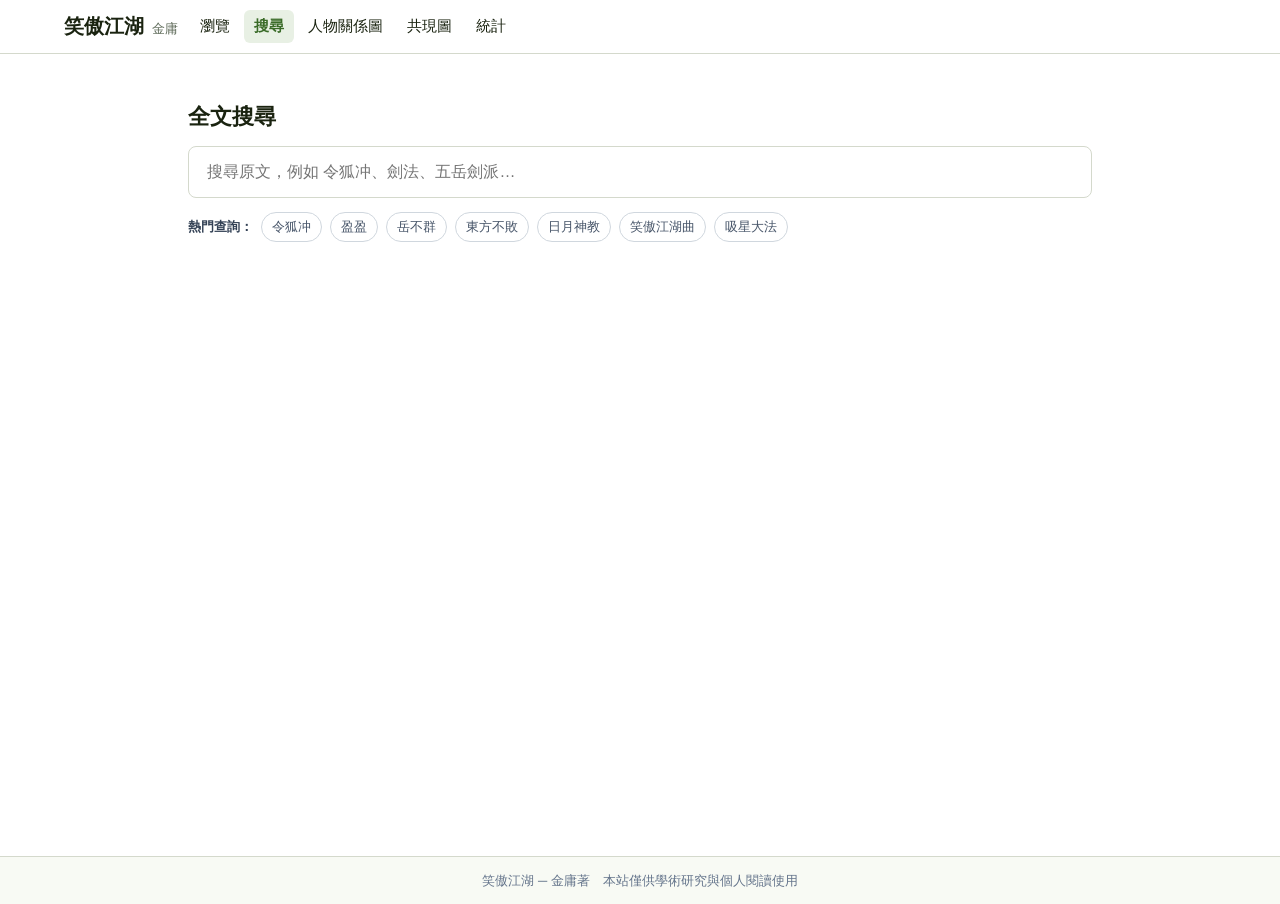
<file: 笑傲江湖-demo/index.html>
<!doctype html>
<html lang="zh-Hant">
<head>
  <meta charset="utf-8">
  <meta name="viewport" content="width=device-width, initial-scale=1">
  <title>笑傲江湖 — 金庸</title>
  <meta name="description" content="笑傲江湖全文閱讀、人物實體標注、人物關係圖與統計分析平台。">
  <link rel="stylesheet" href="assets/index.css">
</head>
<body>
<header>
  <button id="toggleReaderLeft" class="reader-toggle" title="展開/收合章節" aria-label="展開/收合章節"></button>
  <h1>笑傲江湖<span class="author">金庸</span></h1>
  <nav>
    <button data-view="reader">瀏覽</button>
    <button data-view="search" class="active">搜尋</button>
    <button data-view="network">人物關係圖</button>
    <button data-view="coGraph">共現圖</button>
    <button data-view="stats">統計</button>
  </nav>
  <button id="mobileMenuToggle" class="mobile-menu-toggle" type="button" aria-label="展開選單" aria-expanded="false">
    <svg xmlns="http://www.w3.org/2000/svg" fill="none" viewBox="0 0 24 24" stroke="currentColor" stroke-width="1.8" stroke-linecap="round"><path d="M4 7h16M4 12h16M4 17h16"/></svg>
  </button>
  <button id="toggleReaderRight" class="reader-toggle" title="展開/收合人物資訊" aria-label="展開/收合人物資訊"></button>
</header>

<main>
  <!-- 瀏覽 -->
  <section id="reader" class="view layout reader-left-collapsed reader-right-collapsed">
    <aside class="side">
      <div class="panel-head"><h3 id="readerLeftTitle">章節</h3></div>
      <div id="chapterList"></div>
    </aside>
    <article class="content" id="readerArticle">
      <div id="readerContent"></div>
    </article>
    <aside class="info">
      <div class="panel-head"><h3 id="readerRightTitle">人物資訊</h3></div>
      <div id="entityInfo" class="entity-info-default">
        <h3>點選標記</h3>
        <p class="meta">點擊原文中的人名標記，可查看出現頻率與段落。</p>
      </div>
    </aside>
  </section>

  <!-- 搜尋 -->
  <section id="search" class="view active">
    <article class="content">
      <div class="search-intro"><h2>全文搜尋</h2></div>
      <div class="search-row">
        <div class="search-input-wrap">
          <input id="fulltextQuery" type="search" placeholder="搜尋原文，例如 令狐冲、劍法、五岳劍派…" autocomplete="off" spellcheck="false">
          <button type="button" id="clearSearch" class="search-clear" title="清除" aria-label="清除">
            <svg xmlns="http://www.w3.org/2000/svg" fill="none" viewBox="0 0 24 24" stroke="currentColor" stroke-width="1.8" stroke-linecap="round"><path d="M6 6l12 12M18 6L6 18"/></svg>
          </button>
        </div>
      </div>
      <div class="search-examples">
        <span class="search-examples-label">熱門查詢：</span>
        <button type="button" class="search-example">令狐冲</button>
        <button type="button" class="search-example">盈盈</button>
        <button type="button" class="search-example">岳不群</button>
        <button type="button" class="search-example">東方不敗</button>
        <button type="button" class="search-example">日月神教</button>
        <button type="button" class="search-example">笑傲江湖曲</button>
        <button type="button" class="search-example">吸星大法</button>
      </div>
      <div id="searchResults"></div>
    </article>
  </section>

  <!-- 人物關係圖 -->
  <section id="network" class="view">
    <iframe class="graph-frame" id="networkFrame" src="" title="笑傲江湖人物關係圖"></iframe>
  </section>

  <!-- 實體共現圖 -->
  <section id="coGraph" class="view">
    <iframe class="graph-frame" id="coGraphFrame" src="" title="笑傲江湖實體共現圖"></iframe>
  </section>

  <!-- 統計 -->
  <section id="stats" class="view">
    <article class="content">
      <div class="cards" id="statCards"></div>
      <div class="chart-section">
        <h3>各章字數</h3>
        <div class="chart-panel" id="chapterBarChart"></div>
      </div>
      <div class="chart-section">
        <h3>人物出現次數</h3>
        <div class="chart-panel" id="personBarChart"></div>
      </div>
    </article>
  </section>
</main>

<footer class="site-footer">笑傲江湖 ─ 金庸著　本站僅供學術研究與個人閱讀使用</footer>

<script>
const state = { dataPromises: {} };
const $ = sel => document.querySelector(sel);
const esc = s => String(s ?? '').replace(/[&<>"']/g, c => ({'&':'&amp;','<':'&lt;','>':'&gt;','"':'&quot;',"'":'&#39;'}[c]));

// ── Data loading ──
async function loadJson(path) {
  if (window.DEMO_JSON && window.DEMO_JSON[path]) return window.DEMO_JSON[path];
  if (state.dataPromises[path]) return state.dataPromises[path];
  state.dataPromises[path] = fetch(path)
    .then(r => { if (!r.ok) throw new Error(`HTTP ${r.status}`); return r.json(); })
    .catch(() => loadJsonScript(path));
  return state.dataPromises[path];
}
function loadJsonScript(path) {
  return new Promise((resolve, reject) => {
    const s = document.createElement('script');
    s.src = `${path}.js`;
    s.onload = () => window.DEMO_JSON?.[path] ? resolve(window.DEMO_JSON[path]) : reject(new Error('key missing'));
    s.onerror = () => reject(new Error(`Cannot load ${path}`));
    document.head.appendChild(s);
  });
}

// ── SVG icons ──
const ICONS = {
  leftExpand:   '<svg xmlns="http://www.w3.org/2000/svg" width="24" height="24" viewBox="0 0 24 24" fill="none" stroke="currentColor" stroke-width="1.2" stroke-linecap="round" stroke-linejoin="round"><path stroke="none" d="M0 0h24v24H0z" fill="none"/><path d="M4 6a2 2 0 0 1 2-2h12a2 2 0 0 1 2 2v12a2 2 0 0 1-2 2H6a2 2 0 0 1-2-2z"/><path d="M9 4v16"/><path d="M14 10l2 2-2 2"/></svg>',
  leftCollapse: '<svg xmlns="http://www.w3.org/2000/svg" width="24" height="24" viewBox="0 0 24 24" fill="none" stroke="currentColor" stroke-width="1.2" stroke-linecap="round" stroke-linejoin="round"><path stroke="none" d="M0 0h24v24H0z" fill="none"/><path d="M4 6a2 2 0 0 1 2-2h12a2 2 0 0 1 2 2v12a2 2 0 0 1-2 2H6a2 2 0 0 1-2-2z"/><path d="M9 4v16"/><path d="M15 10l-2 2 2 2"/></svg>',
  rightExpand:  '<svg xmlns="http://www.w3.org/2000/svg" width="24" height="24" viewBox="0 0 24 24" fill="none" stroke="currentColor" stroke-width="1.2" stroke-linecap="round" stroke-linejoin="round"><path stroke="none" d="M0 0h24v24H0z" fill="none"/><path d="M4 6a2 2 0 0 1 2-2h12a2 2 0 0 1 2 2v12a2 2 0 0 1-2 2H6a2 2 0 0 1-2-2z"/><path d="M15 4v16"/><path d="M10 10l-2 2 2 2"/></svg>',
  rightCollapse:'<svg xmlns="http://www.w3.org/2000/svg" width="24" height="24" viewBox="0 0 24 24" fill="none" stroke="currentColor" stroke-width="1.2" stroke-linecap="round" stroke-linejoin="round"><path stroke="none" d="M0 0h24v24H0z" fill="none"/><path d="M4 6a2 2 0 0 1 2-2h12a2 2 0 0 1 2 2v12a2 2 0 0 1-2 2H6a2 2 0 0 1-2-2z"/><path d="M15 4v16"/><path d="M9 10l2 2-2 2"/></svg>',
};

// ── Navigation ──
function initNav() {
  document.querySelectorAll('header nav button').forEach(btn => {
    btn.addEventListener('click', () => { switchView(btn.dataset.view); closeMenu(); });
  });
  $('#mobileMenuToggle').addEventListener('click', () => {
    const open = $('header').classList.toggle('nav-open');
    $('#mobileMenuToggle').setAttribute('aria-expanded', String(open));
  });
  $('#toggleReaderLeft').addEventListener('click', () => {
    $('#reader').classList.toggle('reader-left-collapsed');
    updateToggleIcons();
  });
  $('#toggleReaderRight').addEventListener('click', () => {
    $('#reader').classList.toggle('reader-right-collapsed');
    updateToggleIcons();
  });
  updateToggleIcons();
}
function closeMenu() { $('header').classList.remove('nav-open'); }
function updateToggleIcons() {
  const leftCollapsed = $('#reader').classList.contains('reader-left-collapsed');
  const rightCollapsed = $('#reader').classList.contains('reader-right-collapsed');
  $('#toggleReaderLeft').innerHTML  = leftCollapsed  ? ICONS.leftExpand   : ICONS.leftCollapse;
  $('#toggleReaderRight').innerHTML = rightCollapsed ? ICONS.rightExpand  : ICONS.rightCollapse;
}

async function switchView(viewId) {
  if (viewId === 'reader')  await ensureReader();
  if (viewId === 'stats')   await ensureStats();
  if (viewId === 'search')  await ensureSearch();
  if (viewId === 'network') loadNetworkFrame();
  if (viewId === 'coGraph') loadCoGraphFrame();
  document.querySelectorAll('header nav button').forEach(b => b.classList.toggle('active', b.dataset.view === viewId));
  document.querySelectorAll('.view').forEach(v => v.classList.toggle('active', v.id === viewId));
  document.body.classList.toggle('reader-view', viewId === 'reader');
  document.body.classList.toggle('graph-view',  viewId === 'network' || viewId === 'coGraph');
  if (viewId === 'stats') animateStatNumbers();
}

function loadCoGraphFrame() {
  const frame = $('#coGraphFrame');
  if (!frame.src || frame.src === window.location.href) {
    frame.src = 'cooccurrence_graph.html';
  }
}

function loadNetworkFrame() {
  const frame = $('#networkFrame');
  if (!frame.src || frame.src === window.location.href) {
    frame.src = 'person_social_graph.html';
  }
}

// ── Reader ──
async function ensureReader() {
  if (state.readerReady) return;
  $('#readerContent').innerHTML = '<p class="meta">資料載入中…</p>';
  [state.ebook, state.entityIndex] = await Promise.all([
    loadJson('data/ebook.json'),
    loadJson('data/basic_entity_index.json'),
  ]);
  state.readerReady = true;
  renderChapterList();
  renderChapter(1);
}

function renderChapterList() {
  const chapters = state.ebook.chapters.filter(c => c.n > 0);
  $('#chapterList').innerHTML = chapters.map(c =>
    `<div class="chapter-link" data-n="${c.n}" role="button" tabindex="0">
      <span class="chapter-no">第${c.n}章</span>
      <span class="chapter-title">${esc(c.title.replace(/^第[零一二三四五六七八九十百]+章[\s\u3000]*/, ''))}</span>
    </div>`
  ).join('');
  $('#chapterList').querySelectorAll('.chapter-link').forEach(el => {
    el.addEventListener('click', () => renderChapter(Number(el.dataset.n)));
    el.addEventListener('keydown', e => { if (e.key === 'Enter' || e.key === ' ') renderChapter(Number(el.dataset.n)); });
  });
}

// ── Entity markup ──
const ENTITY_CLASS = { PERSON: 'entity-person', PLACE: 'entity-place' };

function renderMarkedParagraph(para) {
  const entities = para.entities || [];
  if (!entities.length) return `<p data-id="${esc(para.id)}">${esc(para.text)}</p>`;
  const text = para.text;
  let html = '';
  let cursor = 0;
  for (const e of entities) {
    if (e.start > cursor) html += esc(text.slice(cursor, e.start));
    const cls = ENTITY_CLASS[e.type] || 'entity-other';
    html += `<span class="entity ${cls}" data-key="${esc(e.key)}" title="${esc(e.label)}">${esc(text.slice(e.start, e.end))}</span>`;
    cursor = e.end;
  }
  if (cursor < text.length) html += esc(text.slice(cursor));
  return `<p data-id="${esc(para.id)}">${html}</p>`;
}

function renderChapter(n, direction = null) {
  const chapters = state.ebook.chapters;
  const ch = chapters.find(c => c.n === n);
  if (!ch) return;
  state.currentChapter = n;

  $('#chapterList').querySelectorAll('.chapter-link').forEach(el =>
    el.classList.toggle('active', Number(el.dataset.n) === n));

  const content = $('#readerContent');
  content.classList.remove('chapter-slide-from-right', 'chapter-slide-from-left');
  if (direction === 'next') void content.offsetWidth, content.classList.add('chapter-slide-from-right');
  if (direction === 'prev') void content.offsetWidth, content.classList.add('chapter-slide-from-left');

  const maxN = Math.max(...chapters.map(c => c.n));
  const prevCh = chapters.find(c => c.n === n - 1);
  const nextCh = chapters.find(c => c.n === n + 1);
  const paragraphs = ch.paragraphs.map(renderMarkedParagraph).join('');

  content.innerHTML = `
    <h2>${esc(ch.title)}</h2>
    ${paragraphs}
    <hr class="chapter-end">
    <div class="chapter-nav">
      <button ${!prevCh ? 'disabled' : ''} onclick="renderChapter(${n-1},'prev')">← ${prevCh ? esc(prevCh.title) : '已是第一章'}</button>
      <span class="progress">${n} / ${maxN}</span>
      <button ${!nextCh ? 'disabled' : ''} onclick="renderChapter(${n+1},'next')">${nextCh ? esc(nextCh.title) : '已是最後一章'} →</button>
    </div>`;

  // Entity click handler
  content.querySelectorAll('.entity').forEach(el => {
    el.addEventListener('click', () => showEntityInfo(el.dataset.key));
  });

  $('#readerArticle').scrollTop = 0;
  window.scrollTo(0, 0);
}

// ── Entity info panel ──
function showEntityInfo(key) {
  const ei = state.entityIndex?.entities?.[key];
  if (!ei) return;
  // Auto-open right panel
  $('#reader').classList.remove('reader-right-collapsed');
  updateToggleIcons();

  const paraList = (ei.paragraphs || []).slice(0, 15).map(p =>
    `<li><a href="#" onclick="event.preventDefault();renderChapter(${p.chapter_number})">第 ${p.chapter_number} 章・第 ${p.paragraph_number} 段</a>
       <span class="paragraph-preview">${esc((p.text || '').slice(0, 40))}…</span></li>`
  ).join('');

  const factionLabel = {
    huashan:'華山派', shengjiao:'日月神教', songshan:'嵩山派',
    hengshan_m:'衡山派', hengshan_f:'恆山派', taishan:'泰山派',
    shaolin:'少林／武當', fujian:'福建', taogu:'桃谷六仙', other:'江湖散人'
  };

  $('#entityInfo').innerHTML = `
    <h3>${esc(ei.label)}</h3>
    <p class="meta">
      ${ei.faction ? `${factionLabel[ei.faction] || ei.faction}・` : ''}
      出現 <strong>${ei.frequency.toLocaleString()}</strong> 次，共 <strong>${ei.paragraph_count}</strong> 段
    </p>
    <h4>出現段落（前 15 段）</h4>
    <ul class="entity-paragraphs">${paraList}</ul>`;
}

// Keyboard navigation
document.addEventListener('keydown', e => {
  if (!$('#reader')?.classList.contains('active') || !state.currentChapter) return;
  if (e.key === 'ArrowLeft'  && state.currentChapter > 1) renderChapter(state.currentChapter - 1, 'prev');
  if (e.key === 'ArrowRight') renderChapter(state.currentChapter + 1, 'next');
});

// ── Search ──
const PAGE_SIZE = 30;
async function ensureSearch() {
  if (state.searchReady) return;
  state.search = await loadJson('data/search_index.json');
  state.searchReady = true;
  initSearch();
}
function initSearch() {
  if (state.searchInitDone) return;
  state.searchInitDone = true;
  const input = $('#fulltextQuery'), clearBtn = $('#clearSearch');
  input.addEventListener('input', () => {
    clearBtn.classList.toggle('is-visible', input.value.length > 0);
    debounceSearch(input.value.trim());
  });
  clearBtn.addEventListener('click', () => { input.value = ''; clearBtn.classList.remove('is-visible'); $('#searchResults').innerHTML = ''; });
  document.querySelectorAll('.search-example').forEach(btn =>
    btn.addEventListener('click', () => { input.value = btn.textContent; clearBtn.classList.add('is-visible'); doSearch(btn.textContent); }));
}
let searchTimer = null;
function debounceSearch(q) {
  clearTimeout(searchTimer);
  if (!q) { $('#searchResults').innerHTML = ''; return; }
  searchTimer = setTimeout(() => doSearch(q), 260);
}
function doSearch(q) {
  if (!state.searchReady) { ensureSearch().then(() => doSearch(q)); return; }
  const query = q.trim();
  if (!query) { $('#searchResults').innerHTML = ''; return; }
  const docs = state.search.documents.filter(d => d.text.includes(query));
  if (!docs.length) { $('#searchResults').innerHTML = `<p class="meta">找不到「${esc(query)}」的相關段落。</p>`; return; }
  state.searchQuery = query; state.searchDocs = docs; state.searchPage = 0;
  renderSearchPage();
}
function renderSearchPage() {
  const { searchDocs: docs, searchQuery: query, searchPage: page } = state;
  const total = docs.length, totalPages = Math.ceil(total / PAGE_SIZE);
  const slice = docs.slice(page * PAGE_SIZE, (page + 1) * PAGE_SIZE);
  const pager = totalPages > 1
    ? `<div class="pager"><span>共 ${total.toLocaleString()} 筆，第 ${page+1}/${totalPages} 頁</span><div class="pager-controls">
        <button ${page===0?'disabled':''} onclick="changePage(-1)">← 上一頁</button>
        <button ${page>=totalPages-1?'disabled':''} onclick="changePage(1)">下一頁 →</button>
       </div></div>` : `<p class="meta" style="margin-bottom:1rem">共 ${total.toLocaleString()} 筆</p>`;
  const items = slice.map(d => `<div class="result">
    <span class="result-title" onclick="goToChapterFromSearch(${d.chapter_number})">${esc(d.chapter_title)}</span>
    <div class="snippet">${highlightText(d.text, query)}</div>
    <div class="meta">第 ${d.chapter_number} 章・第 ${d.paragraph_number} 段</div>
  </div>`).join('');
  $('#searchResults').innerHTML = pager + items + (totalPages > 1 ? pager : '');
}
function changePage(delta) {
  const totalPages = Math.ceil(state.searchDocs.length / PAGE_SIZE);
  state.searchPage = Math.max(0, Math.min(totalPages - 1, state.searchPage + delta));
  renderSearchPage(); $('#search .content').scrollTop = 0;
}
function goToChapterFromSearch(n) { switchView('reader').then(() => renderChapter(n)); }
function highlightText(text, query) {
  if (!query) return esc(text);
  return esc(text).split(esc(query)).join(`<mark>${esc(query)}</mark>`);
}

// ── Stats ──
async function ensureStats() {
  if (state.statsReady) return;
  $('#statCards').innerHTML = '<p class="meta">統計資料載入中…</p>';
  [state.statistics, state.personNetwork] = await Promise.all([
    loadJson('data/statistics.json'),
    loadJson('data/person_social_network.json'),
  ]);
  state.statsReady = true;
  initStats();
}
function initStats() {
  const s = state.statistics, book = s.book;
  const chapters = s.chapters.filter(c => c.n > 0);
  const maxChLen = Math.max(...chapters.map(c => c.character_count));
  const maxChTitle = chapters.find(c => c.character_count === maxChLen)?.title || '';
  const avgLen = Math.round(book.total_characters / chapters.length);
  const icon = t => { const a='xmlns="http://www.w3.org/2000/svg" fill="none" viewBox="0 0 24 24" stroke-width="1.6" stroke-linecap="round" stroke-linejoin="round"'; return ({book:`<svg ${a}><path d="M4 19.5A2.5 2.5 0 0 1 6.5 17H20"/><path d="M4 4.5A2.5 2.5 0 0 1 6.5 2H20v20H6.5A2.5 2.5 0 0 1 4 19.5z"/></svg>`,text:`<svg ${a}><path d="M7 5h10M7 9h10M7 13h7M7 17h5"/></svg>`,top:`<svg ${a}><path d="M12 2l3.09 6.26L22 9.27l-5 4.87 1.18 6.88L12 17.77l-6.18 3.25L7 14.14 2 9.27l6.91-1.01z"/></svg>`,avg:`<svg ${a}><path d="M3 12h18M3 6h18M3 18h18"/></svg>`})[t]; };
  $('#statCards').innerHTML = [
    ['章回數', chapters.length, icon('book')],
    ['總字數', book.total_characters, icon('text')],
    ['最長章節', `<span style="font-size:16px;font-weight:600">${esc(maxChTitle.replace(/^第[零一二三四五六七八九十百]+章[\s\u3000]*/, ''))}</span>`, icon('top')],
    ['平均字數', avgLen, icon('avg')],
  ].map(([k,v,i]) => `<div class="card stat-card"><span class="stat-icon">${i}</span><strong class="stat-number" data-value="${typeof v==='number'?v:''}">${typeof v==='number'?0:v}</strong><span class="stat-title">${k}</span></div>`).join('');
  const barRows = chapters.map(c => ({ label: c.title.replace(/^第[零一二三四五六七八九十百]+章[\s\u3000]*/, ''), value: c.character_count }));
  $('#chapterBarChart').innerHTML = barChart(barRows, '#3a6b28');
  renderPersonChart();
}
function barChart(rows, color) {
  const max = Math.max(...rows.map(r => r.value), 1);
  const col = color || '#3a6b28';
  return `<div class="bar-list">${rows.map(r => { const pct=(r.value/max*100).toFixed(1); return `<div class="bar-row"><span class="bar-label" title="${esc(r.label)}">${esc(r.label)}</span><span class="bar-track"><progress class="bar-progress" max="100" value="100" style="--bar-width:${pct}%;--bar-color:${col}"></progress><span class="bar-percent">${pct}%</span></span><span class="bar-value">${r.value.toLocaleString()}</span></div>`; }).join('')}</div>`;
}
const FACTION_COLOR = {huashan:'#e07b39',shengjiao:'#c0405a',songshan:'#5b8dd9',hengshan:'#9b72cf',taishan:'#4ba89b',hengshan_m:'#c97830',wuyue:'#8c8c3e',other:'#6b7280'};
function renderPersonChart() {
  const nodes = (state.personNetwork?.nodes || [])
    .slice().sort((a,b) => b.frequency - a.frequency);
  if (!nodes.length) { $('#personBarChart').innerHTML = '<p class="meta">無資料</p>'; return; }
  const max = nodes[0].frequency;
  const rows = nodes.map(n => {
    const col = FACTION_COLOR[n.faction] || FACTION_COLOR.other;
    const pct = (n.frequency / max * 100).toFixed(1);
    return `<div class="bar-row"><span class="bar-label" title="${esc(n.name)}">${esc(n.name)}</span><span class="bar-track"><progress class="bar-progress" max="100" value="100" style="--bar-width:${pct}%;--bar-color:${col}"></progress><span class="bar-percent">${pct}%</span></span><span class="bar-value">${n.frequency.toLocaleString()}</span></div>`;
  });
  $('#personBarChart').innerHTML = `<div class="bar-list">${rows.join('')}</div>`;
}
function animateStatNumbers() {
  document.querySelectorAll('.stat-number[data-value]').forEach(el => {
    const target = Number(el.dataset.value); if (!target) return;
    const start = performance.now(), dur = 900;
    const tick = now => { const p=Math.min(1,(now-start)/dur), e=1-Math.pow(1-p,3); el.textContent=Math.round(target*e).toLocaleString(); if(p<1) requestAnimationFrame(tick); };
    requestAnimationFrame(tick);
  });
}

// ── Init ──
initNav();
loadJson('data/search_index.json').then(data => { state.search=data; state.searchReady=true; initSearch(); }).catch(()=>{});
</script>
</body>
</html>
</file>
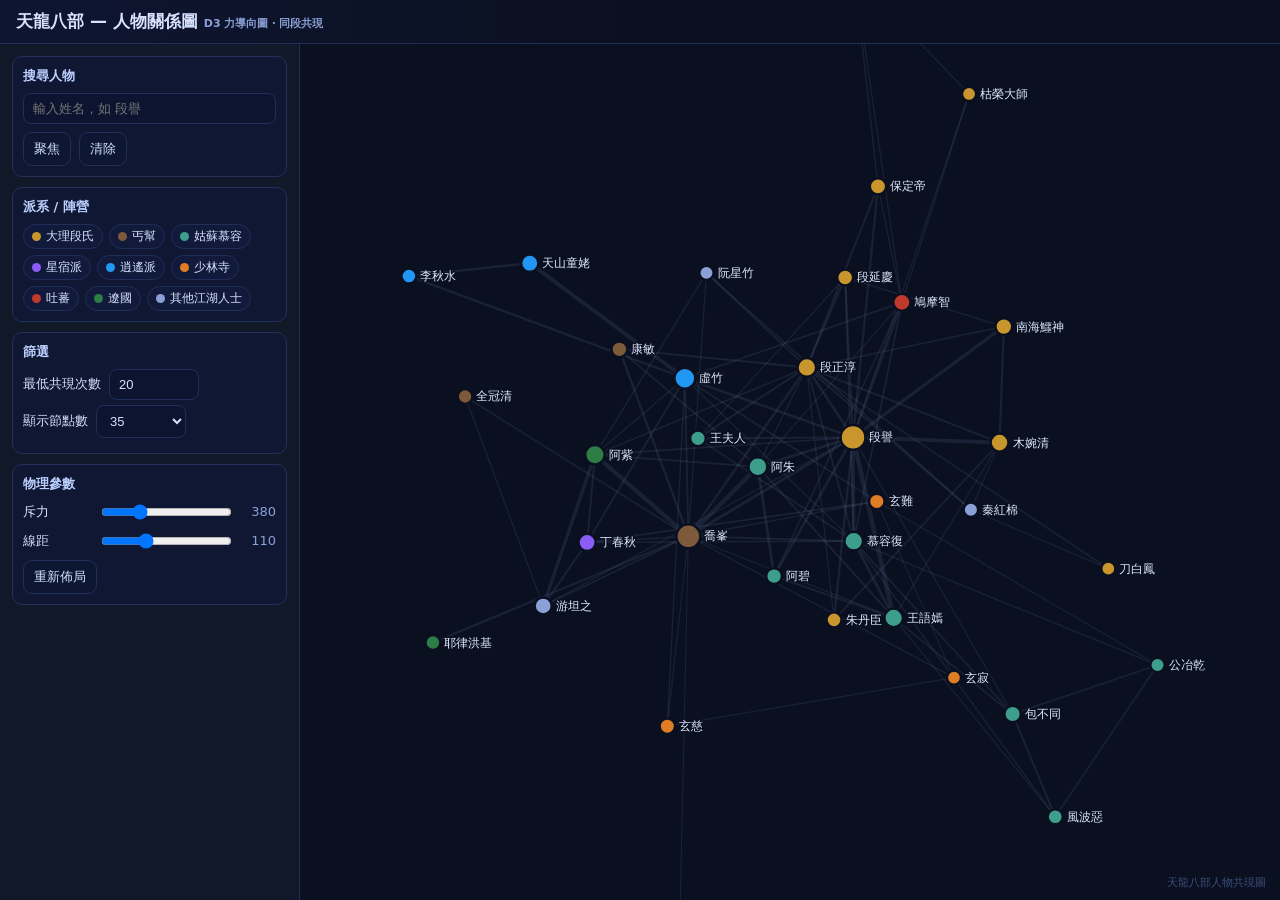
<file: tianlongbabu-demo/person_social_graph.html>
<!doctype html>
<html lang="zh-Hant">
<head>
  <meta charset="utf-8">
  <meta name="viewport" content="width=device-width, initial-scale=1">
  <title>天龍八部 — 人物關係圖</title>
  <script src="vendor/d3.v7.min.js"></script>
  <style>
:root { --bg:#0b1020; --panel:#111828; --ink:#d7e2ff; --muted:#8aa0d6; --line:#1f2f5a; }
html,body { width:100%; height:100%; margin:0; overflow:hidden; background:var(--bg); color:var(--ink); font-family:ui-sans-serif,system-ui,-apple-system,"Noto Sans TC",sans-serif; }
.app { display:grid; grid-template-columns:300px 1fr; grid-template-rows:auto minmax(0,1fr); width:100%; height:100vh; overflow:hidden; }
header { grid-column:1/3; padding:10px 16px; background:linear-gradient(90deg,#0e1530,#0b1020 50%); border-bottom:1px solid var(--line); display:flex; align-items:center; gap:12px; }
h1 { margin:0; font-size:17px; line-height:1.35; }
.small { color:var(--muted); font-size:11px; }
.panel-toggle,.panel-backdrop { display:none; }
.panel-toggle { cursor:pointer; padding:7px 11px; border-radius:9px; border:1px solid var(--line); background:#0d1633; color:#cfe2ff; font-size:13px; white-space:nowrap; }
aside { min-height:0; background:var(--panel); padding:12px; border-right:1px solid var(--line); overflow:auto; overscroll-behavior:contain; }
main { position:relative; min-width:0; min-height:0; overflow:hidden; }
#graph { width:100%; height:100%; display:block; }
.toolbar { display:grid; gap:10px; }
.card { background:#0f1733; border:1px solid #22305b; border-radius:10px; padding:10px; }
.card h3 { margin:0 0 8px; font-size:13px; color:#bcd0ff; }
label { display:flex; align-items:center; gap:8px; margin:5px 0; font-size:13px; }
input,select { width:100%; box-sizing:border-box; padding:7px 9px; border-radius:8px; border:1px solid var(--line); background:#0c1430; color:var(--ink); font-size:13px; }
input[type="range"] { padding:0; }
input[type="number"] { width:90px; }
select { width:90px; }
.param-row { display:grid; grid-template-columns:68px minmax(0,1fr) 38px; align-items:center; gap:8px; margin:7px 0; font-size:13px; }
.param-value { color:var(--muted); text-align:right; }
.row { margin-top:8px; display:flex; gap:8px; flex-wrap:wrap; }
.btn { cursor:pointer; display:inline-flex; align-items:center; gap:6px; padding:7px 10px; border-radius:9px; border:1px solid var(--line); background:#0d1633; color:#cfe2ff; font-size:13px; }
.btn:hover { border-color:#4164d6; }
.legend { display:flex; flex-wrap:wrap; gap:6px; }
.badge { display:inline-flex; gap:5px; align-items:center; padding:3px 8px; border-radius:999px; border:1px solid var(--line); background:#111a3a; font-size:12px; cursor:pointer; }
.dot { width:9px; height:9px; border-radius:50%; flex:0 0 auto; }
.link { fill:none; stroke:#6f7fae; stroke-opacity:.15; stroke-linecap:round; }
.link.hover { stroke:#9ab0f0; stroke-opacity:.85; }
.link.dim { opacity:.04; }
.node circle { stroke:#0b1020; stroke-width:2.5; }
.node text { font-size:12px; fill:#dfe7ff; paint-order:stroke; stroke:#0b1020; stroke-width:3; stroke-linejoin:round; }
.node.dim circle,.node.dim text { opacity:.15; }
.tooltip { position:absolute; pointer-events:none; background:#101835; border:1px solid var(--line); border-radius:9px; padding:8px 10px; color:#e8f0ff; font-size:12px; box-shadow:0 6px 18px rgba(0,0,0,.38); max-width:280px; display:none; }
.watermark { position:absolute; right:14px; bottom:10px; color:#3a4e7a; font-size:11px; }
@media (max-width:900px) {
  .app { grid-template-columns:1fr; grid-template-rows:auto minmax(0,1fr); }
  header { grid-column:1; display:grid; grid-template-columns:minmax(0,1fr) auto; gap:10px; }
  h1 { font-size:15px; }
  .panel-toggle { display:inline-flex; z-index:25; }
  aside { position:fixed; z-index:20; left:0; top:0; bottom:0; width:min(86vw,300px); box-sizing:border-box; transform:translateX(-105%); transition:transform .22s ease; box-shadow:20px 0 48px rgba(0,0,0,.34); }
  body.panel-open aside { transform:translateX(0); }
  .panel-backdrop { position:fixed; inset:0; z-index:15; border:0; background:rgba(3,7,18,.48); display:none; }
  body.panel-open .panel-backdrop { display:block; }
  main { grid-column:1; grid-row:2; }
}
  </style>
</head>
<body>
<div class="app">
  <header>
    <button class="panel-toggle" id="panelToggle" type="button" aria-expanded="false">控制</button>
    <h1>天龍八部 — 人物關係圖 <span class="small">D3 力導向圖・同段共現</span></h1>
  </header>
  <aside id="graphControls">
    <div class="toolbar">
      <div class="card">
        <h3>搜尋人物</h3>
        <input id="searchInput" placeholder="輸入姓名，如 段譽">
        <div class="row">
          <button class="btn" id="btnFocus">聚焦</button>
          <button class="btn" id="btnClear">清除</button>
        </div>
      </div>
      <div class="card">
        <h3>派系 / 陣營</h3>
        <div class="legend" id="factionLegend"></div>
      </div>
      <div class="card">
        <h3>篩選</h3>
        <label>最低共現次數 <input id="minWeight" type="number" min="1" value="20"></label>
        <label>顯示節點數 <select id="nodeLimit"><option>20</option><option selected>35</option><option>50</option><option>60</option></select></label>
      </div>
      <div class="card">
        <h3>物理參數</h3>
        <div class="param-row"><span>斥力</span><input id="charge" type="range" min="80" max="1200" step="20" value="380"><span class="param-value" id="chargeVal">380</span></div>
        <div class="param-row"><span>線距</span><input id="linkDist" type="range" min="20" max="300" step="10" value="110"><span class="param-value" id="linkDistVal">110</span></div>
        <div class="row"><button class="btn" id="btnRebuild">重新佈局</button></div>
      </div>
    </div>
  </aside>
  <button class="panel-backdrop" id="panelBackdrop" type="button" aria-label="關閉"></button>
  <main>
    <svg id="graph"></svg>
    <div class="tooltip" id="tooltip"></div>
    <div class="watermark">天龍八部人物共現圖</div>
  </main>
</div>

<script>
const panelToggle = document.getElementById('panelToggle');
const panelBackdrop = document.getElementById('panelBackdrop');
function setPanelOpen(open) {
  document.body.classList.toggle('panel-open', open);
  panelToggle.setAttribute('aria-expanded', String(open));
}
panelToggle.addEventListener('click', () => setPanelOpen(!document.body.classList.contains('panel-open')));
panelBackdrop.addEventListener('click', () => setPanelOpen(false));

const factionColors = {
  dali:    '#c8962d',
  beggars: '#7d5a3c',
  murong:  '#3d9e8c',
  xingxiu: '#8b5cf6',
  xiaoyao: '#2196f3',
  shaolin: '#e07d24',
  tibet:   '#c0392b',
  liao:    '#2d7d46',
  other:   '#8aa0d6',
};
const factionNames = {
  dali:    '大理段氏',
  beggars: '丐幫',
  murong:  '姑蘇慕容',
  xingxiu: '星宿派',
  xiaoyao: '逍遙派',
  shaolin: '少林寺',
  tibet:   '吐蕃',
  liao:    '遼國',
  other:   '其他江湖人士',
};

const svg = d3.select('#graph');
const g = svg.append('g');
const linkLayer = g.append('g');
const nodeLayer = g.append('g');
const tooltip = d3.select('#tooltip');
const factionState = new Map();
const zoom = d3.zoom().scaleExtent([.18, 5]).on('zoom', e => g.attr('transform', e.transform));
svg.call(zoom);

let baseData = null;
let graphData = null;
let simulation = null;
let linkSel, nodeSel;
let focusedId = null;

async function loadJson(path) {
  if (window.DEMO_JSON && window.DEMO_JSON[path]) return window.DEMO_JSON[path];
  try {
    const r = await fetch(path);
    if (!r.ok) throw new Error();
    return r.json();
  } catch {
    return loadJsonScript(path);
  }
}
function loadJsonScript(path) {
  return new Promise((resolve, reject) => {
    const s = document.createElement('script');
    s.src = path + '.js';
    s.onload = () => window.DEMO_JSON?.[path] ? resolve(window.DEMO_JSON[path]) : reject();
    s.onerror = reject;
    document.head.appendChild(s);
  });
}

loadJson('data/person_social_network.json').then(data => {
  baseData = data;
  initFactionLegend();
  buildGraph();
});

function initFactionLegend() {
  const factions = [...new Set(baseData.nodes.map(n => n.faction || 'other'))];
  const order = Object.keys(factionColors);
  factions.sort((a, b) => order.indexOf(a) - order.indexOf(b));
  const box = d3.select('#factionLegend');
  factions.forEach(faction => {
    factionState.set(faction, true);
    const item = box.append('div').attr('class', 'badge');
    item.append('div').attr('class', 'dot').style('background', factionColors[faction] || factionColors.other);
    item.append('span').text(factionNames[faction] || faction);
    item.on('click', () => {
      const cur = factionState.get(faction);
      factionState.set(faction, !cur);
      item.style('opacity', cur ? .35 : 1);
      updateVisibility();
    });
  });
}

function filteredData() {
  const limit = Number(document.getElementById('nodeLimit').value);
  const minW = Number(document.getElementById('minWeight').value);
  const topNodes = baseData.nodes.slice().sort((a, b) => b.weighted_degree - a.weighted_degree).slice(0, limit);
  const topIds = new Set(topNodes.map(n => n.id));
  const nodes = topNodes.map(n => ({ ...n }));
  const links = baseData.links
    .filter(l => topIds.has(l.source) && topIds.has(l.target) && l.weight >= minW)
    .map(l => ({ ...l }));
  return { nodes, links };
}

function buildGraph() {
  graphData = filteredData();
  clearFocus();
  if (simulation) simulation.stop();
  const width = svg.node().clientWidth || window.innerWidth - 300;
  const height = svg.node().clientHeight || window.innerHeight - 50;
  const charge = Number(document.getElementById('charge').value);
  const dist = Number(document.getElementById('linkDist').value);

  simulation = d3.forceSimulation(graphData.nodes)
    .force('link', d3.forceLink(graphData.links).id(d => d.id).distance(dist).strength(d => Math.min(.5, .05 + d.weight / 600)))
    .force('charge', d3.forceManyBody().strength(-charge))
    .force('center', d3.forceCenter(width / 2, height / 2))
    .force('collide', d3.forceCollide().radius(d => nodeRadius(d) + 6));

  linkSel = linkLayer.selectAll('line')
    .data(graphData.links, d => d.id)
    .join('line')
    .attr('class', 'link')
    .attr('stroke-width', d => Math.max(.5, Math.sqrt(d.weight) / 4));

  nodeSel = nodeLayer.selectAll('g')
    .data(graphData.nodes, d => d.id)
    .join(enter => {
      const n = enter.append('g').attr('class', 'node').call(drag(simulation));
      n.append('circle')
        .attr('r', nodeRadius)
        .attr('fill', d => factionColors[d.faction] || factionColors.other);
      n.append('text').attr('x', d => nodeRadius(d) + 4).attr('y', 4).text(d => d.name);
      n.on('mouseenter', showTooltip).on('mouseleave', () => tooltip.style('display', 'none'));
      n.on('click', (e, d) => focusNode(d));
      return n;
    });

  simulation.on('tick', () => {
    linkSel
      .attr('x1', d => d.source.x).attr('y1', d => d.source.y)
      .attr('x2', d => d.target.x).attr('y2', d => d.target.y);
    nodeSel.attr('transform', d => `translate(${d.x},${d.y})`);
  });
  updateVisibility();
}

function nodeRadius(d) { return 6 + Math.sqrt(d.frequency || 1) / 9; }

function drag(sim) {
  return d3.drag()
    .on('start', (e, d) => { if (!e.active) sim.alphaTarget(.3).restart(); d.fx = d.x; d.fy = d.y; })
    .on('drag',  (e, d) => { d.fx = e.x; d.fy = e.y; })
    .on('end',   (e, d) => { if (!e.active) sim.alphaTarget(0); d.fx = null; d.fy = null; });
}

function nid(ep) { return typeof ep === 'string' ? ep : ep.id; }
function nname(ep) { return typeof ep === 'string' ? ep : ep.name; }

function nodeLinks(id) {
  return graphData.links
    .filter(l => nid(l.source) === id || nid(l.target) === id)
    .sort((a, b) => b.weight - a.weight);
}

function showTooltip(event, d) {
  const related = nodeLinks(d.id).slice(0, 8)
    .map(l => {
      const other = nid(l.source) === d.id ? nname(l.target) : nname(l.source);
      return `${other}（共現 ${l.weight} 段）`;
    }).join('<br>');
  tooltip
    .style('display', 'block')
    .html(`<b>${d.name}</b><br>派系：${factionNames[d.faction] || d.faction}<br>出現：${d.frequency.toLocaleString()} 次・${d.paragraph_count} 段<br>關聯人物：${d.degree}<hr style="border:0;border-top:1px solid #2a3a6b;margin:6px 0">${related}`)
    .style('left', `${event.pageX + 12}px`)
    .style('top',  `${event.pageY + 10}px`);
}

function updateVisibility() {
  if (!nodeSel || !linkSel) return;
  nodeSel.attr('display', d => factionState.get(d.faction) !== false ? null : 'none');
  const visible = new Set(nodeSel.filter(function() { return this.getAttribute('display') !== 'none'; }).data().map(d => d.id));
  linkSel.attr('display', d => visible.has(nid(d.source)) && visible.has(nid(d.target)) ? null : 'none');
}

function focusNode(d) {
  focusedId = d.id;
  document.getElementById('searchInput').value = d.name;
  const neigh = new Set([d.id]);
  nodeLinks(d.id).forEach(l => { neigh.add(nid(l.source)); neigh.add(nid(l.target)); });
  nodeSel.classed('dim', n => !neigh.has(n.id));
  linkSel
    .classed('dim', l => !(nid(l.source) === d.id || nid(l.target) === d.id))
    .classed('hover', l => nid(l.source) === d.id || nid(l.target) === d.id);
}

function clearFocus() {
  focusedId = null;
  if (nodeSel) nodeSel.classed('dim', false);
  if (linkSel) linkSel.classed('dim hover', false);
}

document.getElementById('btnFocus').addEventListener('click', () => {
  const q = document.getElementById('searchInput').value.trim();
  if (!q || !graphData) return;
  const d = graphData.nodes.find(n => n.name === q || n.name.includes(q));
  if (d) focusNode(d);
});
document.getElementById('btnClear').addEventListener('click', () => {
  document.getElementById('searchInput').value = '';
  clearFocus();
  updateVisibility();
});
document.getElementById('btnRebuild').addEventListener('click', buildGraph);
['minWeight', 'nodeLimit'].forEach(id => document.getElementById(id).addEventListener('change', buildGraph));
['charge', 'linkDist'].forEach(id => {
  const el = document.getElementById(id);
  const valEl = document.getElementById(id + 'Val');
  el.addEventListener('input', () => {
    valEl.textContent = el.value;
    if (simulation) {
      if (id === 'charge') simulation.force('charge', d3.forceManyBody().strength(-Number(el.value)));
      if (id === 'linkDist') simulation.force('link').distance(Number(el.value));
      simulation.alpha(.4).restart();
    }
  });
});
</script>
</body>
</html>
</file>
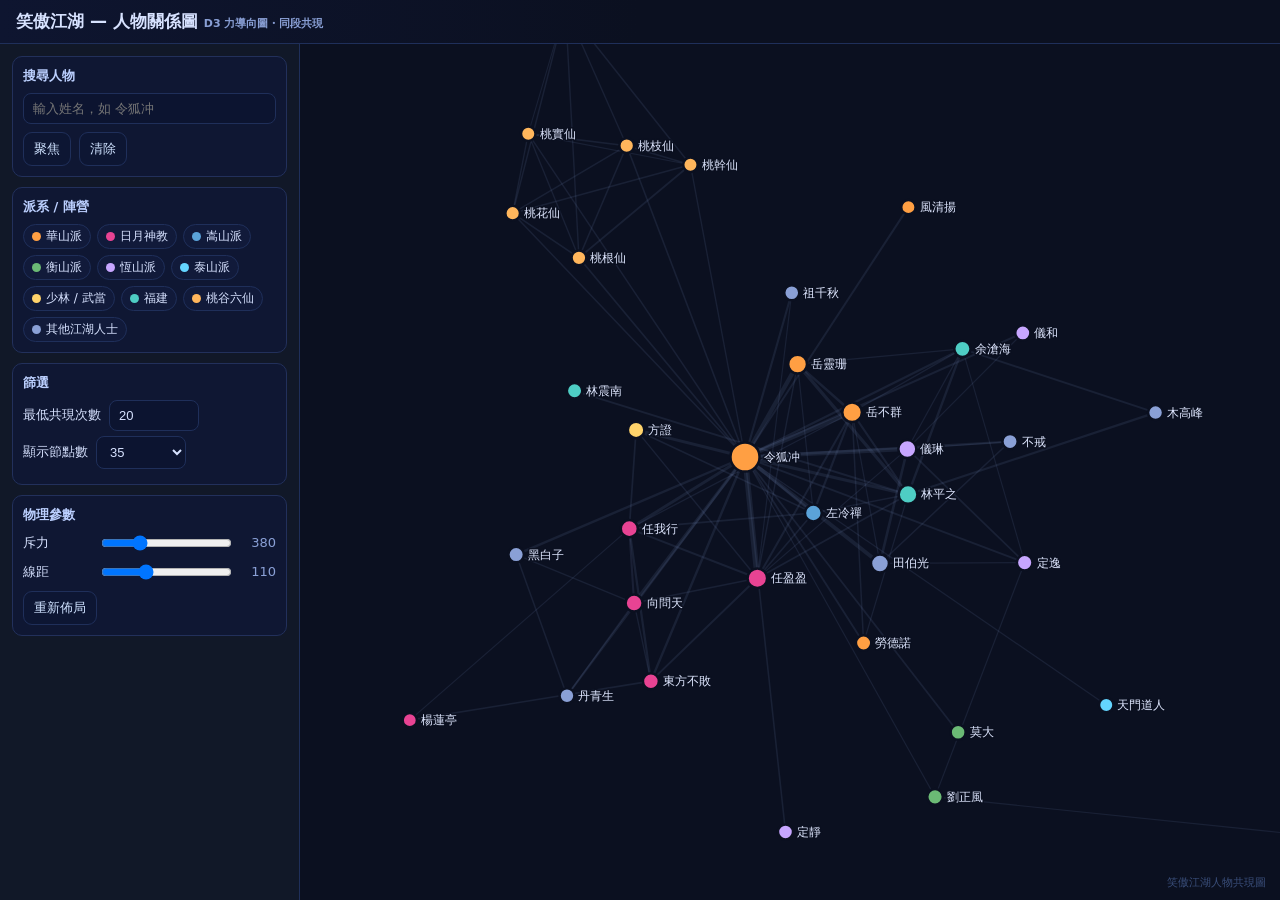
<file: 笑傲江湖-demo/person_social_graph.html>
<!doctype html>
<html lang="zh-Hant">
<head>
  <meta charset="utf-8">
  <meta name="viewport" content="width=device-width, initial-scale=1">
  <title>笑傲江湖 — 人物關係圖</title>
  <script src="vendor/d3.v7.min.js"></script>
  <style>
:root { --bg:#0b1020; --panel:#111828; --ink:#d7e2ff; --muted:#8aa0d6; --line:#1f2f5a; }
html,body { width:100%; height:100%; margin:0; overflow:hidden; background:var(--bg); color:var(--ink); font-family:ui-sans-serif,system-ui,-apple-system,"Noto Sans TC",sans-serif; }
.app { display:grid; grid-template-columns:300px 1fr; grid-template-rows:auto minmax(0,1fr); width:100%; height:100vh; overflow:hidden; }
header { grid-column:1/3; padding:10px 16px; background:linear-gradient(90deg,#0e1530,#0b1020 50%); border-bottom:1px solid var(--line); display:flex; align-items:center; gap:12px; }
h1 { margin:0; font-size:17px; line-height:1.35; }
.small { color:var(--muted); font-size:11px; }
.panel-toggle,.panel-backdrop { display:none; }
.panel-toggle { cursor:pointer; padding:7px 11px; border-radius:9px; border:1px solid var(--line); background:#0d1633; color:#cfe2ff; font-size:13px; white-space:nowrap; }
aside { min-height:0; background:var(--panel); padding:12px; border-right:1px solid var(--line); overflow:auto; overscroll-behavior:contain; }
main { position:relative; min-width:0; min-height:0; overflow:hidden; }
#graph { width:100%; height:100%; display:block; }
.toolbar { display:grid; gap:10px; }
.card { background:#0f1733; border:1px solid #22305b; border-radius:10px; padding:10px; }
.card h3 { margin:0 0 8px; font-size:13px; color:#bcd0ff; }
label { display:flex; align-items:center; gap:8px; margin:5px 0; font-size:13px; }
input,select { width:100%; box-sizing:border-box; padding:7px 9px; border-radius:8px; border:1px solid var(--line); background:#0c1430; color:var(--ink); font-size:13px; }
input[type="range"] { padding:0; }
input[type="number"] { width:90px; }
select { width:90px; }
.param-row { display:grid; grid-template-columns:68px minmax(0,1fr) 38px; align-items:center; gap:8px; margin:7px 0; font-size:13px; }
.param-value { color:var(--muted); text-align:right; }
.row { margin-top:8px; display:flex; gap:8px; flex-wrap:wrap; }
.btn { cursor:pointer; display:inline-flex; align-items:center; gap:6px; padding:7px 10px; border-radius:9px; border:1px solid var(--line); background:#0d1633; color:#cfe2ff; font-size:13px; }
.btn:hover { border-color:#4164d6; }
.legend { display:flex; flex-wrap:wrap; gap:6px; }
.badge { display:inline-flex; gap:5px; align-items:center; padding:3px 8px; border-radius:999px; border:1px solid var(--line); background:#111a3a; font-size:12px; cursor:pointer; }
.dot { width:9px; height:9px; border-radius:50%; flex:0 0 auto; }
.link { fill:none; stroke:#6f7fae; stroke-opacity:.15; stroke-linecap:round; }
.link.hover { stroke:#9ab0f0; stroke-opacity:.85; }
.link.dim { opacity:.04; }
.node circle { stroke:#0b1020; stroke-width:2.5; }
.node text { font-size:12px; fill:#dfe7ff; paint-order:stroke; stroke:#0b1020; stroke-width:3; stroke-linejoin:round; }
.node.dim circle,.node.dim text { opacity:.15; }
.tooltip { position:absolute; pointer-events:none; background:#101835; border:1px solid var(--line); border-radius:9px; padding:8px 10px; color:#e8f0ff; font-size:12px; box-shadow:0 6px 18px rgba(0,0,0,.38); max-width:280px; display:none; }
.watermark { position:absolute; right:14px; bottom:10px; color:#3a4e7a; font-size:11px; }
@media (max-width:900px) {
  .app { grid-template-columns:1fr; grid-template-rows:auto minmax(0,1fr); }
  header { grid-column:1; display:grid; grid-template-columns:minmax(0,1fr) auto; gap:10px; }
  h1 { font-size:15px; }
  .panel-toggle { display:inline-flex; z-index:25; }
  aside { position:fixed; z-index:20; left:0; top:0; bottom:0; width:min(86vw,300px); box-sizing:border-box; transform:translateX(-105%); transition:transform .22s ease; box-shadow:20px 0 48px rgba(0,0,0,.34); }
  body.panel-open aside { transform:translateX(0); }
  .panel-backdrop { position:fixed; inset:0; z-index:15; border:0; background:rgba(3,7,18,.48); display:none; }
  body.panel-open .panel-backdrop { display:block; }
  main { grid-column:1; grid-row:2; }
}
  </style>
</head>
<body>
<div class="app">
  <header>
    <button class="panel-toggle" id="panelToggle" type="button" aria-expanded="false">控制</button>
    <h1>笑傲江湖 — 人物關係圖 <span class="small">D3 力導向圖・同段共現</span></h1>
  </header>
  <aside id="graphControls">
    <div class="toolbar">
      <div class="card">
        <h3>搜尋人物</h3>
        <input id="searchInput" placeholder="輸入姓名，如 令狐冲">
        <div class="row">
          <button class="btn" id="btnFocus">聚焦</button>
          <button class="btn" id="btnClear">清除</button>
        </div>
      </div>
      <div class="card">
        <h3>派系 / 陣營</h3>
        <div class="legend" id="factionLegend"></div>
      </div>
      <div class="card">
        <h3>篩選</h3>
        <label>最低共現次數 <input id="minWeight" type="number" min="1" value="20"></label>
        <label>顯示節點數 <select id="nodeLimit"><option>20</option><option selected>35</option><option>50</option><option>60</option></select></label>
      </div>
      <div class="card">
        <h3>物理參數</h3>
        <div class="param-row"><span>斥力</span><input id="charge" type="range" min="80" max="1200" step="20" value="380"><span class="param-value" id="chargeVal">380</span></div>
        <div class="param-row"><span>線距</span><input id="linkDist" type="range" min="20" max="300" step="10" value="110"><span class="param-value" id="linkDistVal">110</span></div>
        <div class="row"><button class="btn" id="btnRebuild">重新佈局</button></div>
      </div>
    </div>
  </aside>
  <button class="panel-backdrop" id="panelBackdrop" type="button" aria-label="關閉"></button>
  <main>
    <svg id="graph"></svg>
    <div class="tooltip" id="tooltip"></div>
    <div class="watermark">笑傲江湖人物共現圖</div>
  </main>
</div>

<script>
// ── Panel toggle ──
const panelToggle = document.getElementById('panelToggle');
const panelBackdrop = document.getElementById('panelBackdrop');
function setPanelOpen(open) {
  document.body.classList.toggle('panel-open', open);
  panelToggle.setAttribute('aria-expanded', String(open));
}
panelToggle.addEventListener('click', () => setPanelOpen(!document.body.classList.contains('panel-open')));
panelBackdrop.addEventListener('click', () => setPanelOpen(false));

// ── Faction config ──
const factionColors = {
  huashan:    '#ff9f43',
  shengjiao:  '#e84393',
  songshan:   '#5ba3d9',
  hengshan_m: '#6bba75',
  hengshan_f: '#c7a6ff',
  taishan:    '#64d5ff',
  shaolin:    '#ffd36b',
  fujian:     '#4ecdc4',
  taogu:      '#ffb65c',
  other:      '#8aa0d6',
};
const factionNames = {
  huashan:    '華山派',
  shengjiao:  '日月神教',
  songshan:   '嵩山派',
  hengshan_m: '衡山派',
  hengshan_f: '恆山派',
  taishan:    '泰山派',
  shaolin:    '少林 / 武當',
  fujian:     '福建',
  taogu:      '桃谷六仙',
  other:      '其他江湖人士',
};
const subtypeNames = { main: '主要人物', secondary: '次要人物' };

// ── D3 setup ──
const svg = d3.select('#graph');
const g = svg.append('g');
const linkLayer = g.append('g');
const nodeLayer = g.append('g');
const tooltip = d3.select('#tooltip');
const factionState = new Map();
const zoom = d3.zoom().scaleExtent([.18, 5]).on('zoom', e => g.attr('transform', e.transform));
svg.call(zoom);

let baseData = null;
let graphData = null;
let simulation = null;
let linkSel, nodeSel;
let focusedId = null;

// ── Data loading ──
async function loadJson(path) {
  if (window.DEMO_JSON && window.DEMO_JSON[path]) return window.DEMO_JSON[path];
  try {
    const r = await fetch(path);
    if (!r.ok) throw new Error();
    return r.json();
  } catch {
    return loadJsonScript(path);
  }
}
function loadJsonScript(path) {
  return new Promise((resolve, reject) => {
    const s = document.createElement('script');
    s.src = path + '.js';
    s.onload = () => window.DEMO_JSON?.[path] ? resolve(window.DEMO_JSON[path]) : reject();
    s.onerror = reject;
    document.head.appendChild(s);
  });
}

loadJson('data/person_social_network.json').then(data => {
  baseData = data;
  initFactionLegend();
  buildGraph();
});

// ── Legend ──
function initFactionLegend() {
  const factions = [...new Set(baseData.nodes.map(n => n.faction || 'other'))];
  const order = Object.keys(factionColors);
  factions.sort((a, b) => order.indexOf(a) - order.indexOf(b));
  const box = d3.select('#factionLegend');
  factions.forEach(faction => {
    factionState.set(faction, true);
    const item = box.append('div').attr('class', 'badge');
    item.append('div').attr('class', 'dot').style('background', factionColors[faction] || factionColors.other);
    item.append('span').text(factionNames[faction] || faction);
    item.on('click', () => {
      const cur = factionState.get(faction);
      factionState.set(faction, !cur);
      item.style('opacity', cur ? .35 : 1);
      updateVisibility();
    });
  });
}

// ── Filter ──
function filteredData() {
  const limit = Number(document.getElementById('nodeLimit').value);
  const minW = Number(document.getElementById('minWeight').value);
  const topNodes = baseData.nodes.slice().sort((a, b) => b.weighted_degree - a.weighted_degree).slice(0, limit);
  const topIds = new Set(topNodes.map(n => n.id));
  const nodes = topNodes.map(n => ({ ...n }));
  const links = baseData.links
    .filter(l => topIds.has(l.source) && topIds.has(l.target) && l.weight >= minW)
    .map(l => ({ ...l }));
  return { nodes, links };
}

// ── Build graph ──
function buildGraph() {
  graphData = filteredData();
  clearFocus();
  if (simulation) simulation.stop();
  const width = svg.node().clientWidth || window.innerWidth - 300;
  const height = svg.node().clientHeight || window.innerHeight - 50;
  const charge = Number(document.getElementById('charge').value);
  const dist = Number(document.getElementById('linkDist').value);

  simulation = d3.forceSimulation(graphData.nodes)
    .force('link', d3.forceLink(graphData.links).id(d => d.id).distance(dist).strength(d => Math.min(.5, .05 + d.weight / 600)))
    .force('charge', d3.forceManyBody().strength(-charge))
    .force('center', d3.forceCenter(width / 2, height / 2))
    .force('collide', d3.forceCollide().radius(d => nodeRadius(d) + 6));

  linkSel = linkLayer.selectAll('line')
    .data(graphData.links, d => d.id)
    .join('line')
    .attr('class', 'link')
    .attr('stroke-width', d => Math.max(.5, Math.sqrt(d.weight) / 4));

  nodeSel = nodeLayer.selectAll('g')
    .data(graphData.nodes, d => d.id)
    .join(enter => {
      const n = enter.append('g').attr('class', 'node').call(drag(simulation));
      n.append('circle')
        .attr('r', nodeRadius)
        .attr('fill', d => factionColors[d.faction] || factionColors.other);
      n.append('text').attr('x', d => nodeRadius(d) + 4).attr('y', 4).text(d => d.name);
      n.on('mouseenter', showTooltip).on('mouseleave', () => tooltip.style('display', 'none'));
      n.on('click', (e, d) => focusNode(d));
      return n;
    });

  simulation.on('tick', () => {
    linkSel
      .attr('x1', d => d.source.x).attr('y1', d => d.source.y)
      .attr('x2', d => d.target.x).attr('y2', d => d.target.y);
    nodeSel.attr('transform', d => `translate(${d.x},${d.y})`);
  });
  updateVisibility();
}

function nodeRadius(d) { return 6 + Math.sqrt(d.frequency || 1) / 9; }

function drag(sim) {
  return d3.drag()
    .on('start', (e, d) => { if (!e.active) sim.alphaTarget(.3).restart(); d.fx = d.x; d.fy = d.y; })
    .on('drag',  (e, d) => { d.fx = e.x; d.fy = e.y; })
    .on('end',   (e, d) => { if (!e.active) sim.alphaTarget(0); d.fx = null; d.fy = null; });
}

function nid(ep) { return typeof ep === 'string' ? ep : ep.id; }
function nname(ep) { return typeof ep === 'string' ? ep : ep.name; }

function nodeLinks(id) {
  return graphData.links
    .filter(l => nid(l.source) === id || nid(l.target) === id)
    .sort((a, b) => b.weight - a.weight);
}

function showTooltip(event, d) {
  const related = nodeLinks(d.id).slice(0, 8)
    .map(l => {
      const other = nid(l.source) === d.id ? nname(l.target) : nname(l.source);
      return `${other}（共現 ${l.weight} 段）`;
    }).join('<br>');
  tooltip
    .style('display', 'block')
    .html(`<b>${d.name}</b><br>派系：${factionNames[d.faction] || d.faction}<br>出現：${d.frequency.toLocaleString()} 次・${d.paragraph_count} 段<br>關聯人物：${d.degree}<hr style="border:0;border-top:1px solid #2a3a6b;margin:6px 0">${related}`)
    .style('left', `${event.pageX + 12}px`)
    .style('top',  `${event.pageY + 10}px`);
}

function updateVisibility() {
  if (!nodeSel || !linkSel) return;
  nodeSel.attr('display', d => factionState.get(d.faction) !== false ? null : 'none');
  const visible = new Set(nodeSel.filter(function() { return this.getAttribute('display') !== 'none'; }).data().map(d => d.id));
  linkSel.attr('display', d => visible.has(nid(d.source)) && visible.has(nid(d.target)) ? null : 'none');
}

function focusNode(d) {
  focusedId = d.id;
  document.getElementById('searchInput').value = d.name;
  const neigh = new Set([d.id]);
  nodeLinks(d.id).forEach(l => { neigh.add(nid(l.source)); neigh.add(nid(l.target)); });
  nodeSel.classed('dim', n => !neigh.has(n.id));
  linkSel
    .classed('dim', l => !(nid(l.source) === d.id || nid(l.target) === d.id))
    .classed('hover', l => nid(l.source) === d.id || nid(l.target) === d.id);
}

function clearFocus() {
  focusedId = null;
  if (nodeSel) nodeSel.classed('dim', false);
  if (linkSel) linkSel.classed('dim hover', false);
}

// ── Controls ──
document.getElementById('btnFocus').addEventListener('click', () => {
  const q = document.getElementById('searchInput').value.trim();
  if (!q || !graphData) return;
  const d = graphData.nodes.find(n => n.name === q || n.name.includes(q));
  if (d) focusNode(d);
});
document.getElementById('btnClear').addEventListener('click', () => {
  document.getElementById('searchInput').value = '';
  clearFocus();
  updateVisibility();
});
document.getElementById('btnRebuild').addEventListener('click', buildGraph);
['minWeight', 'nodeLimit'].forEach(id => document.getElementById(id).addEventListener('change', buildGraph));
['charge', 'linkDist'].forEach(id => {
  const el = document.getElementById(id);
  const valEl = document.getElementById(id + 'Val');
  el.addEventListener('input', () => {
    valEl.textContent = el.value;
    if (simulation) {
      if (id === 'charge') simulation.force('charge', d3.forceManyBody().strength(-Number(el.value)));
      if (id === 'linkDist') simulation.force('link').distance(Number(el.value));
      simulation.alpha(.4).restart();
    }
  });
});
</script>
</body>
</html>
</file>
<file: 笑傲江湖-demo/assets/index.css>
/* 笑傲江湖數位閱讀平台 — 樣式表 */
:root {
  --border: #d4d9cc;
  --muted: #5f6b5a;
  --bg: #f5f6f0;
  --panel: #fff;
  --ink: #1a2310;
  --accent: #3a6b28;
  --accent-light: #e8f0e4;
}
* { box-sizing: border-box; }
html { scroll-behavior: smooth; }
body { margin: 0; font-family: -apple-system, BlinkMacSystemFont, "Noto Sans TC", "PingFang TC", sans-serif; color: var(--ink); background: #fff; overflow-x: hidden; }

/* ── Header ── */
header { position: sticky; top: 0; z-index: 5; background: #fff; border-bottom: 1px solid var(--border); padding: 10px 18px; display: grid; grid-template-columns: 34px auto 1fr auto 34px; align-items: center; gap: 12px; }
h1 { margin: 0; font-size: 20px; white-space: nowrap; font-family: "Noto Serif TC","Songti TC", serif; }
h1 .author { font-size: 13px; color: var(--muted); font-weight: 400; margin-left: 8px; }
nav { display: flex; gap: 4px; flex-wrap: wrap; }
nav button { border: 0; background: transparent; padding: 7px 10px; border-radius: 6px; cursor: pointer; font-size: 15px; color: var(--ink); }
nav button:hover { background: var(--accent-light); }
nav button.active { background: var(--accent-light); color: var(--accent); font-weight: 600; }

/* ── Mobile ── */
.mobile-menu-toggle { display: none; width: 32px; height: 32px; border: 1px solid var(--border); background: #fff; border-radius: 7px; cursor: pointer; align-items: center; justify-content: center; color: #344054; }
.mobile-menu-toggle svg { width: 22px; height: 22px; display: block; }

/* ── Reader toggle buttons ── */
.reader-toggle { width: 32px; height: 32px; border: 1px solid var(--border); background: #fff; border-radius: 7px; cursor: pointer; display: inline-flex; align-items: center; justify-content: center; }
.reader-toggle svg { width: 24px; height: 24px; display: block; }
.reader-toggle:disabled { opacity: .38; cursor: default; }
body:not(.reader-view) #toggleReaderLeft  { visibility: hidden; pointer-events: none; }
body:not(.reader-view) #toggleReaderRight { visibility: hidden; pointer-events: none; }

/* ── Main layout ── */
main { min-height: calc(100vh - 98px); overflow: visible; background: #fff; }
.view { display: none; min-height: calc(100vh - 98px); }
.view.active { display: grid; }

/* ── Reader layout ── */
.layout { grid-template-columns: 260px minmax(0,1fr) 300px; }
#reader { transition: grid-template-columns .24s ease; }
#reader.reader-left-collapsed  { grid-template-columns: 0 minmax(0,1fr) 300px; }
#reader.reader-right-collapsed { grid-template-columns: 260px minmax(0,1fr) 0; }
#reader.reader-left-collapsed.reader-right-collapsed { grid-template-columns: 0 minmax(0,1fr) 0; }

.side, .info {
  background: var(--panel);
  overflow: auto;
  padding: 12px;
  position: sticky;
  top: 53px;
  height: calc(100vh - 53px);
  font-size: 13px;
}
.side { border-right: 1px solid var(--border); }
.info { border-left: 1px solid var(--border); }

#reader.reader-left-collapsed #chapterList,
#reader.reader-left-collapsed #readerLeftTitle { display: none; }
#reader.reader-right-collapsed #entityInfo,
#reader.reader-right-collapsed #readerRightTitle { display: none; }
#reader.reader-left-collapsed .side   { padding: 0; overflow: hidden; border: 0; }
#reader.reader-right-collapsed .info  { padding: 0; overflow: hidden; border: 0; }

#reader > .side, #reader > .info, #reader > .content { transition: padding .24s ease; }

.panel-head { display: flex; align-items: center; justify-content: space-between; gap: 8px; margin-bottom: 10px; }
.panel-head h3 { margin: 0; font-size: 15px; }
.content { overflow: auto; padding: 22px 28px; background: #fff; height: calc(100vh - 53px); }
#readerContent { max-width: 960px; width: 100%; margin: 0 auto; }

/* ── Chapter list ── */
.chapter-link { display: grid; grid-template-columns: 48px minmax(0,1fr); gap: 8px; padding: 5px 7px; border-radius: 5px; color: inherit; cursor: pointer; font-size: 13px; }
.chapter-link:hover, .chapter-link.active { background: var(--accent-light); }
.chapter-title, .one-line { white-space: nowrap; overflow: hidden; text-overflow: ellipsis; }
.chapter-no { color: var(--muted); font-size: 12px; }

/* ── Reader content ── */
#readerContent {
  font-family: "Noto Serif TC","Songti TC","PingFang TC","Microsoft JhengHei",serif;
  font-size: 16px;
  line-height: 2.0;
  font-weight: 400;
  color: #1a2310;
}
#readerContent.chapter-slide-from-right { animation: chapterSlideFromRight .38s cubic-bezier(.2,.8,.2,1) both; }
#readerContent.chapter-slide-from-left  { animation: chapterSlideFromLeft  .38s cubic-bezier(.2,.8,.2,1) both; }
@keyframes chapterSlideFromRight { from { opacity:0; transform:translateX(min(18vw,180px)); } to { opacity:1; transform:translateX(0); } }
@keyframes chapterSlideFromLeft  { from { opacity:0; transform:translateX(max(-18vw,-180px)); } to { opacity:1; transform:translateX(0); } }
@media (prefers-reduced-motion:reduce) { #readerContent.chapter-slide-from-right, #readerContent.chapter-slide-from-left { animation:none; } }
#readerContent h2 { font-family: inherit; font-size: 28px; line-height: 1.35; font-weight: 700; color: var(--ink); margin: 0 0 1.5em; }
#readerContent p  { font-size: inherit; line-height: inherit; margin: 0 0 .9em; text-indent: 2em; }
.chapter-end { border: 0; border-top: 1px solid var(--border); margin: 34px 0 18px; }
.chapter-nav { display: flex; justify-content: space-between; gap: 16px; margin-bottom: 42px; font-family: "Noto Serif TC","Songti TC", serif; }
.chapter-nav button { border: 1px solid var(--border); background: #fff; border-radius: 6px; padding: 8px 18px; cursor: pointer; color: #64748b; font-size: 14px; font-family: inherit; }
.chapter-nav button:hover:not(:disabled) { border-color: var(--accent); color: var(--accent); }
.chapter-nav button:disabled { opacity: .4; cursor: default; }
.chapter-nav .progress { color: var(--muted); font-size: 13px; align-self: center; white-space: nowrap; }

/* ── Entity highlights ── */
.entity { cursor: pointer; border-bottom: 2px solid transparent; padding: 0 .05em; }
.entity:hover { filter: brightness(.93); }
.entity-person { background: #fff3bf; }
.entity-place  { background: #ede9fe; }

/* ── Entity info panel ── */
.entity-info-default { margin-top: 12px; }
.entity-info-default h3 { font-size: 16px; margin: 0 0 8px; }
.info h3 { font-size: 16px; margin: 0 0 8px; white-space: nowrap; overflow: hidden; text-overflow: ellipsis; }
.info h4 { font-size: 13px; margin: 14px 0 6px; color: #475569; }
.info .meta { font-size: 12px; line-height: 1.55; color: var(--muted); }
.entity-paragraphs { padding-left: 18px; margin: 0; }
.entity-paragraphs li { margin-bottom: 12px; line-height: 1.55; font-size: 12px; }
.entity-paragraphs a { color: var(--accent); text-decoration: none; }
.entity-paragraphs a:hover { text-decoration: underline; }
.paragraph-preview { display: block; margin-top: 3px; white-space: nowrap; overflow: hidden; text-overflow: ellipsis; color: #334155; font-size: 11px; }

/* ── Network graph ── */
.graph-frame { width: 100%; height: calc(100vh - 53px); border: 0; display: block; }
#network.view.active { display: block; min-height: calc(100vh - 53px); }
body.graph-view .site-footer { background: #0b1020; border-top-color: #1f2a50; color: #8aa0d6; }

/* ── Search ── */
h2 { margin: 0 0 18px; font-size: 22px; border-bottom: 1px solid var(--border); padding-bottom: 8px; }
p { font-size: 18px; line-height: 1.95; margin: 0 0 14px; }
input, select { width: 100%; padding: 8px 10px; border: 1px solid var(--border); border-radius: 6px; font-size: 15px; background: #fff; }
.search-row { margin-bottom: 8px; }
.search-input-wrap { position: relative; }
#fulltextQuery { width: 100%; padding: 16px 46px 16px 18px; border-radius: 8px; font-size: 16px; border: 1px solid var(--border); outline: none; }
#fulltextQuery:focus { border-color: var(--accent); box-shadow: 0 0 0 3px rgba(58,107,40,.12); }
.search-clear { position: absolute; right: 12px; top: 50%; transform: translateY(-50%); width: 28px; height: 28px; border: 0; border-radius: 50%; background: transparent; color: #94a3b8; cursor: pointer; display: none; align-items: center; justify-content: center; }
.search-clear svg { width: 18px; height: 18px; display: block; }
.search-clear:hover { color: #475569; background: #f1f5f9; }
.search-clear.is-visible { display: inline-flex; }
.search-intro h2 { margin: 26px 0 6px; border-bottom: 0; font-family: "Noto Serif TC","Songti TC", serif; }
.search-examples { display: flex; flex-wrap: wrap; gap: 8px; margin: 14px 0 12px; align-items: center; font-size: 13px; }
.search-examples-label { color: #334155; font-weight: 600; }
.search-example { border: 1px solid #d0d7de; background: #fff; border-radius: 999px; color: #475569; cursor: pointer; padding: 5px 10px; font-size: 13px; }
.search-example:hover { border-color: var(--accent); color: var(--accent); }
.meta { color: var(--muted); font-size: 14px; }
#searchResults { margin-top: 2rem; }
.result { padding: 2px 0 18px; margin-bottom: 18px; border-bottom: 1px solid #edf0f5; }
.result-title { display: inline-block; margin-bottom: 5px; font-size: 13px; font-weight: 500; color: var(--accent); cursor: pointer; }
.result-title:hover { text-decoration: underline; }
.snippet { line-height: 1.85; color: #1f2937; font-family: "Noto Serif TC","Songti TC", serif; font-size: 15px; }
mark { background: #d4edbc; padding: 0 1px; border-radius: 2px; }
#search.view.active { display: block; }
#search .content { max-width: 960px; margin: 0 auto; height: auto; overflow: visible; position: static; }
.pager { display: flex; align-items: center; justify-content: space-between; gap: 12px; margin: 18px 0; color: #64748b; font-size: 13px; }
.pager-controls { display: flex; align-items: center; gap: 8px; }
.pager button { border: 1px solid #d0d7de; background: #fff; border-radius: 999px; color: #64748b; cursor: pointer; padding: 4px 10px; font-size: 13px; }
.pager button:disabled { opacity: .45; cursor: default; }
.pager button:not(:disabled):hover { border-color: var(--accent); color: var(--accent); }

/* ── Stats ── */
#stats.view.active { display: block; }
#stats .content { max-width: 960px; width: 100%; margin: 0 auto; box-sizing: border-box; height: auto; overflow: visible; position: static; }
.cards { display: grid; grid-template-columns: repeat(4, minmax(0,1fr)); gap: 12px; margin-bottom: 3rem; }
.card { border: 1px solid var(--border); background: #fff; border-radius: 8px; padding: 12px; }
.stat-card { min-height: 150px; display: grid; grid-template-rows: 44px auto auto; align-content: center; justify-items: center; text-align: center; gap: 10px; border: 0; }
.stat-card:nth-child(1) { background: #eff6ff; color: #1d4ed8; }
.stat-card:nth-child(2) { background: #f0fdf4; color: #15803d; }
.stat-card:nth-child(3) { background: #fdf2f8; color: #be185d; }
.stat-card:nth-child(4) { background: #fffbeb; color: #b45309; }
.stat-icon { width: 42px; height: 42px; display: block; }
.stat-icon svg { width: 42px; height: 42px; display: block; stroke: currentColor; }
.stat-number { font-size: 42px; line-height: 1; font-weight: 700; color: #111827; font-variant-numeric: tabular-nums; }
.stat-title { font-size: 16px; color: #475569; font-weight: 600; }
.chart-section { width: 100%; max-width: 960px; box-sizing: border-box; margin-bottom: 3rem; }
.chart-section h3 { margin: 0 0 10px; font-size: 16px; font-family: "Noto Serif TC","Songti TC", serif; }
.chart-panel { border: 1px solid var(--border); border-radius: 8px; background: #fff; padding: 14px 14px 8px; }
.bar-list { display: grid; gap: 6px; }
.bar-row { display: grid; grid-template-columns: 130px minmax(0, 1fr) 80px; gap: 10px; align-items: center; font-size: 12px; }
.bar-label { white-space: nowrap; overflow: hidden; text-overflow: ellipsis; color: #334155; }
.bar-track { min-width: 0; display: flex; align-items: center; gap: 6px; }
.bar-progress { width: var(--bar-width, 0%); flex: 0 0 var(--bar-width, 0%); height: 12px; display: block; -webkit-appearance: none; appearance: none; border: 0; overflow: hidden; background: #edf2f7; border-radius: 2px; }
.bar-progress::-webkit-progress-bar { background: #edf2f7; border-radius: 2px; }
.bar-progress::-webkit-progress-value { background: var(--bar-color, #3a6b28); border-radius: 2px; }
.bar-progress::-moz-progress-bar { background: var(--bar-color, #3a6b28); }
.bar-percent { color: #94a3b8; font-size: 11px; white-space: nowrap; }
.bar-value { color: #64748b; text-align: right; font-variant-numeric: tabular-nums; }
.trend-chart { width: 100%; max-width: 100%; height: 220px; display: block; }

/* ── Footer ── */
.site-footer { min-height: 48px; display: flex; align-items: center; justify-content: center; padding: 10px 18px; border-top: 1px solid var(--border); background: #f8faf4; color: #64748b; font-size: 13px; text-align: center; }

/* ── Responsive ── */
@media (max-width: 1024px) {
  header { grid-template-columns: 34px minmax(0, 1fr) 34px 34px; gap: 8px; padding: 8px 10px; }
  h1 { min-width: 0; overflow: hidden; text-overflow: ellipsis; font-size: 17px; }
  .mobile-menu-toggle { display: inline-flex; grid-column: 4; grid-row: 1; }
  nav { display: none; position: absolute; top: 53px; left: 0; right: 0; background: #fff; border-bottom: 1px solid var(--border); padding: 10px; flex-direction: column; z-index: 10; box-shadow: 0 4px 12px rgba(0,0,0,.08); }
  header.nav-open nav { display: flex; }
  nav button { padding: 10px 14px; text-align: left; }
  .cards { grid-template-columns: repeat(2, minmax(0,1fr)); }
  /* On small screens, right info panel overlays */
  #reader.view.active { display: block; }
  #reader .side, #reader .info {
    position: fixed; top: 53px; z-index: 6; height: calc(100vh - 53px);
    width: min(84vw, 300px); background: #fff; box-shadow: 0 14px 32px rgba(15,23,42,.16);
    transition: transform .24s ease;
  }
  #reader .side { left: 0; border-right: 1px solid var(--border); }
  #reader .info { right: 0; border-left: 1px solid var(--border); }
  #reader.reader-left-collapsed  .side { transform: translateX(-100%); }
  #reader.reader-right-collapsed .info { transform: translateX(100%); }
  #reader.reader-left-collapsed  #chapterList, #reader.reader-left-collapsed  #readerLeftTitle,
  #reader.reader-right-collapsed #entityInfo,  #reader.reader-right-collapsed #readerRightTitle { display: block; }
  #reader.reader-left-collapsed  .side,
  #reader.reader-right-collapsed .info { padding: 12px; overflow: auto; border-color: var(--border); }
  .content { height: auto; overflow: visible; position: static; }
}
@media (max-width: 768px) {
  .content { padding: 14px 16px 24px; }
  #readerContent h2 { font-size: 22px; }
  .bar-row { grid-template-columns: 90px minmax(0,1fr) 60px; }
  .cards { grid-template-columns: repeat(2, minmax(0,1fr)); }
}
</file>
